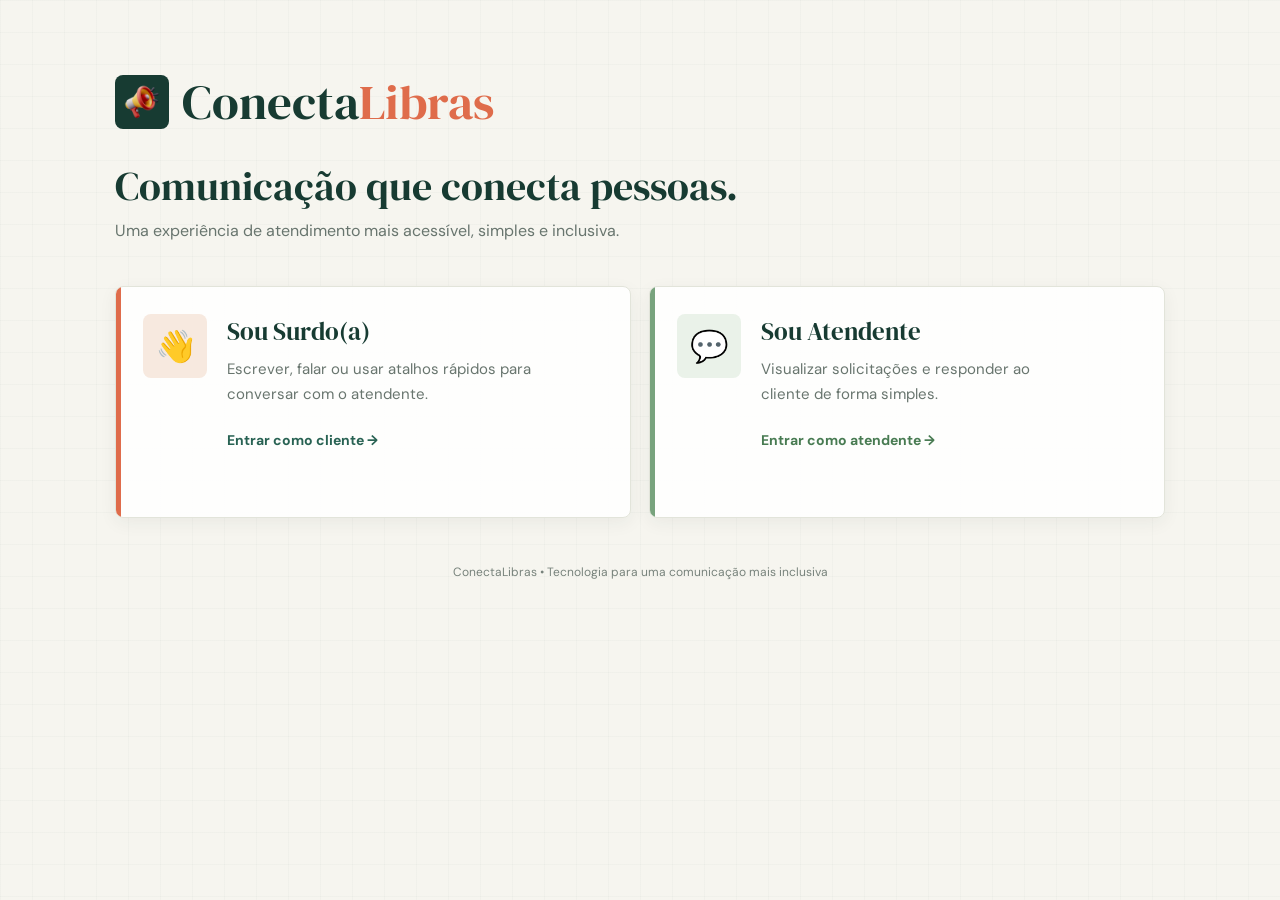
<file: index.html>
<!DOCTYPE html>
<html lang="pt-BR">

<head>
    <meta charset="UTF-8">
    <meta name="viewport" content="width=device-width, initial-scale=1.0">
    <title>Conecta-Libras</title>
    <link rel="preconnect" href="https://fonts.googleapis.com">
    <link rel="preconnect" href="https://fonts.gstatic.com" crossorigin>
    <link href="https://fonts.googleapis.com/css2?family=DM+Sans:wght@400;500;600;700;800&family=DM+Serif+Display&display=swap" rel="stylesheet">
    <link rel="stylesheet" href="css/style.css">
    <link rel="icon" type="image/png" href="assets/logo.png">
</head>

<body>

    <main class="pagina-inicial">

        <section class="hero">

            <div class="logo">
                <img src="assets/logo.png" alt="" class="marca-imagem">
                <h1>Conecta<span>Libras</span></h1>
            </div>

            <p class="subtitulo">
                Comunicação que conecta pessoas.
            </p>

            <p class="descricao">
                Uma experiência de atendimento mais acessível, simples e inclusiva.
            </p>

        </section>


        <section class="perfis">

            <a href="cliente.html" class="perfil-card cliente-card">

                <div class="perfil-icone">
                    👋
                </div>

                <div class="perfil-conteudo">

                    <h2>Sou Surdo(a)</h2>

                    <p>
                        Escrever, falar ou usar atalhos rápidos
                        para conversar com o atendente.
                    </p>

                    <span class="botao-perfil">
                        Entrar como cliente →
                    </span>

                </div>

            </a>


            <a href="atendente.html" class="perfil-card atendente-card">

                <div class="perfil-icone">
                    💬
                </div>

                <div class="perfil-conteudo">

                    <h2>Sou Atendente</h2>

                    <p>
                        Visualizar solicitações e responder
                        ao cliente de forma simples.
                    </p>

                    <span class="botao-perfil">
                        Entrar como atendente →
                    </span>

                </div>

            </a>

        </section>


        <footer class="rodape-inicial">
            <p>ConectaLibras • Tecnologia para uma comunicação mais inclusiva</p>
        </footer>

    </main>

</body>

</html>
</file>
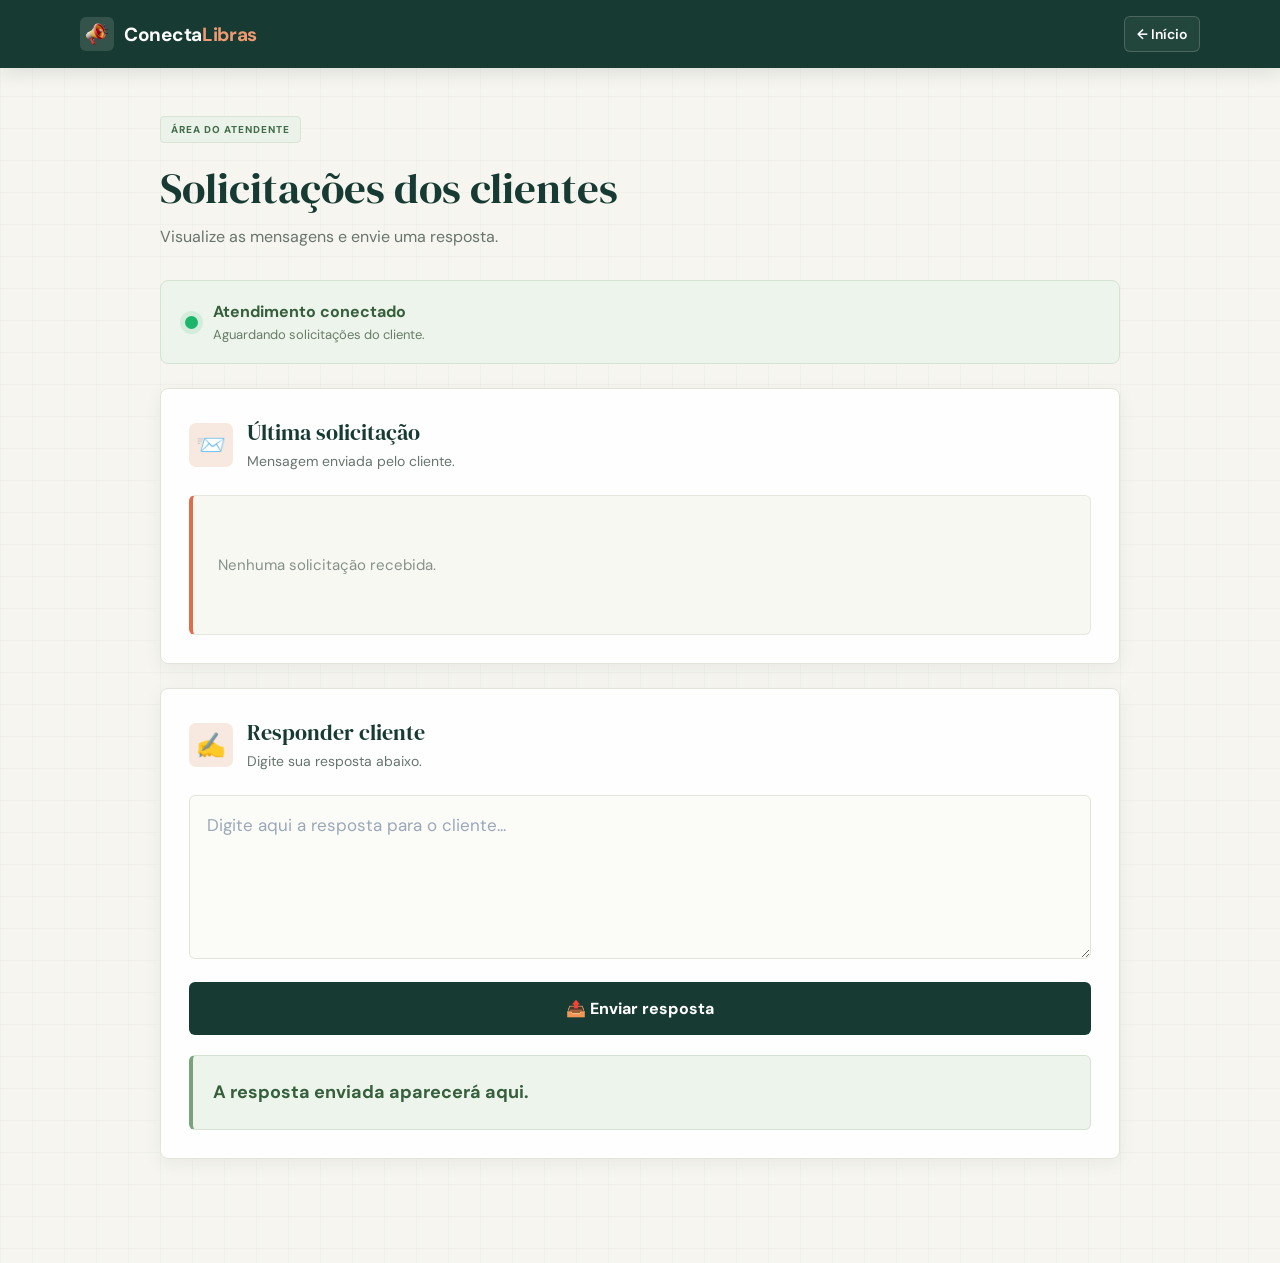
<file: atendente.html>
<!DOCTYPE html>
<html lang="pt-BR">
<head>
    <meta charset="UTF-8">
    <meta name="viewport" content="width=device-width, initial-scale=1.0">

    <title>Conecta/Atendente</title>

    <link rel="preconnect" href="https://fonts.googleapis.com">
    <link rel="preconnect" href="https://fonts.gstatic.com" crossorigin>
    <link href="https://fonts.googleapis.com/css2?family=DM+Sans:wght@400;500;600;700;800&family=DM+Serif+Display&display=swap" rel="stylesheet">
    <link rel="stylesheet" href="css/style.css">
    <link rel="icon" type="image/png" href="assets/logo.png">
</head>

<body>

    <header class="topo">

        <div class="topo-logo">
            <img src="assets/logo.png" alt="" class="topo-simbolo">
            <strong>Conecta<span>Libras</span></strong>
        </div>

        <a href="index.html" class="voltar">
            ← Início
        </a>

    </header>


    <main class="container atendente-container">

        <section class="titulo-pagina">

            <span class="etiqueta">
                ÁREA DO ATENDENTE
            </span>

            <h1>
                Solicitações dos clientes
            </h1>

            <p>
                Visualize as mensagens e envie uma resposta.
            </p>

        </section>


        <!-- STATUS -->

        <section class="status-atendimento">

            <div class="status-indicador"></div>

            <div>
                <strong>Atendimento conectado</strong>

                <p>
                    Aguardando solicitações do cliente.
                </p>
            </div>

        </section>


        <!-- SOLICITAÇÃO -->

        <section class="solicitacao-area">

            <div class="secao-titulo">

                <span>📨</span>

                <div>
                    <h2>Última solicitação</h2>

                    <p>
                        Mensagem enviada pelo cliente.
                    </p>
                </div>

            </div>


            <div id="solicitacaoCliente" class="solicitacao-box">

                <span>
                    Nenhuma solicitação recebida.
                </span>

            </div>

        </section>


        <!-- RESPOSTA -->

        <section class="responder-area">

            <div class="secao-titulo">

                <span>✍️</span>

                <div>
                    <h2>Responder cliente</h2>

                    <p>
                        Digite sua resposta abaixo.
                    </p>
                </div>

            </div>


            <textarea
                id="campoResposta"
                placeholder="Digite aqui a resposta para o cliente..."
                rows="5"
            ></textarea>


            <button
                id="btnResponder"
                class="botao-enviar"
            >
                📤 Enviar resposta
            </button>


            <div
                id="respostaEnviada"
                class="resposta-atendente"
            >
                A resposta enviada aparecerá aqui.
            </div>

        </section>

    </main>


    <script src="js/app.js"></script>
    <script src="js/atendente.js"></script>

</body>
</html>
</file>
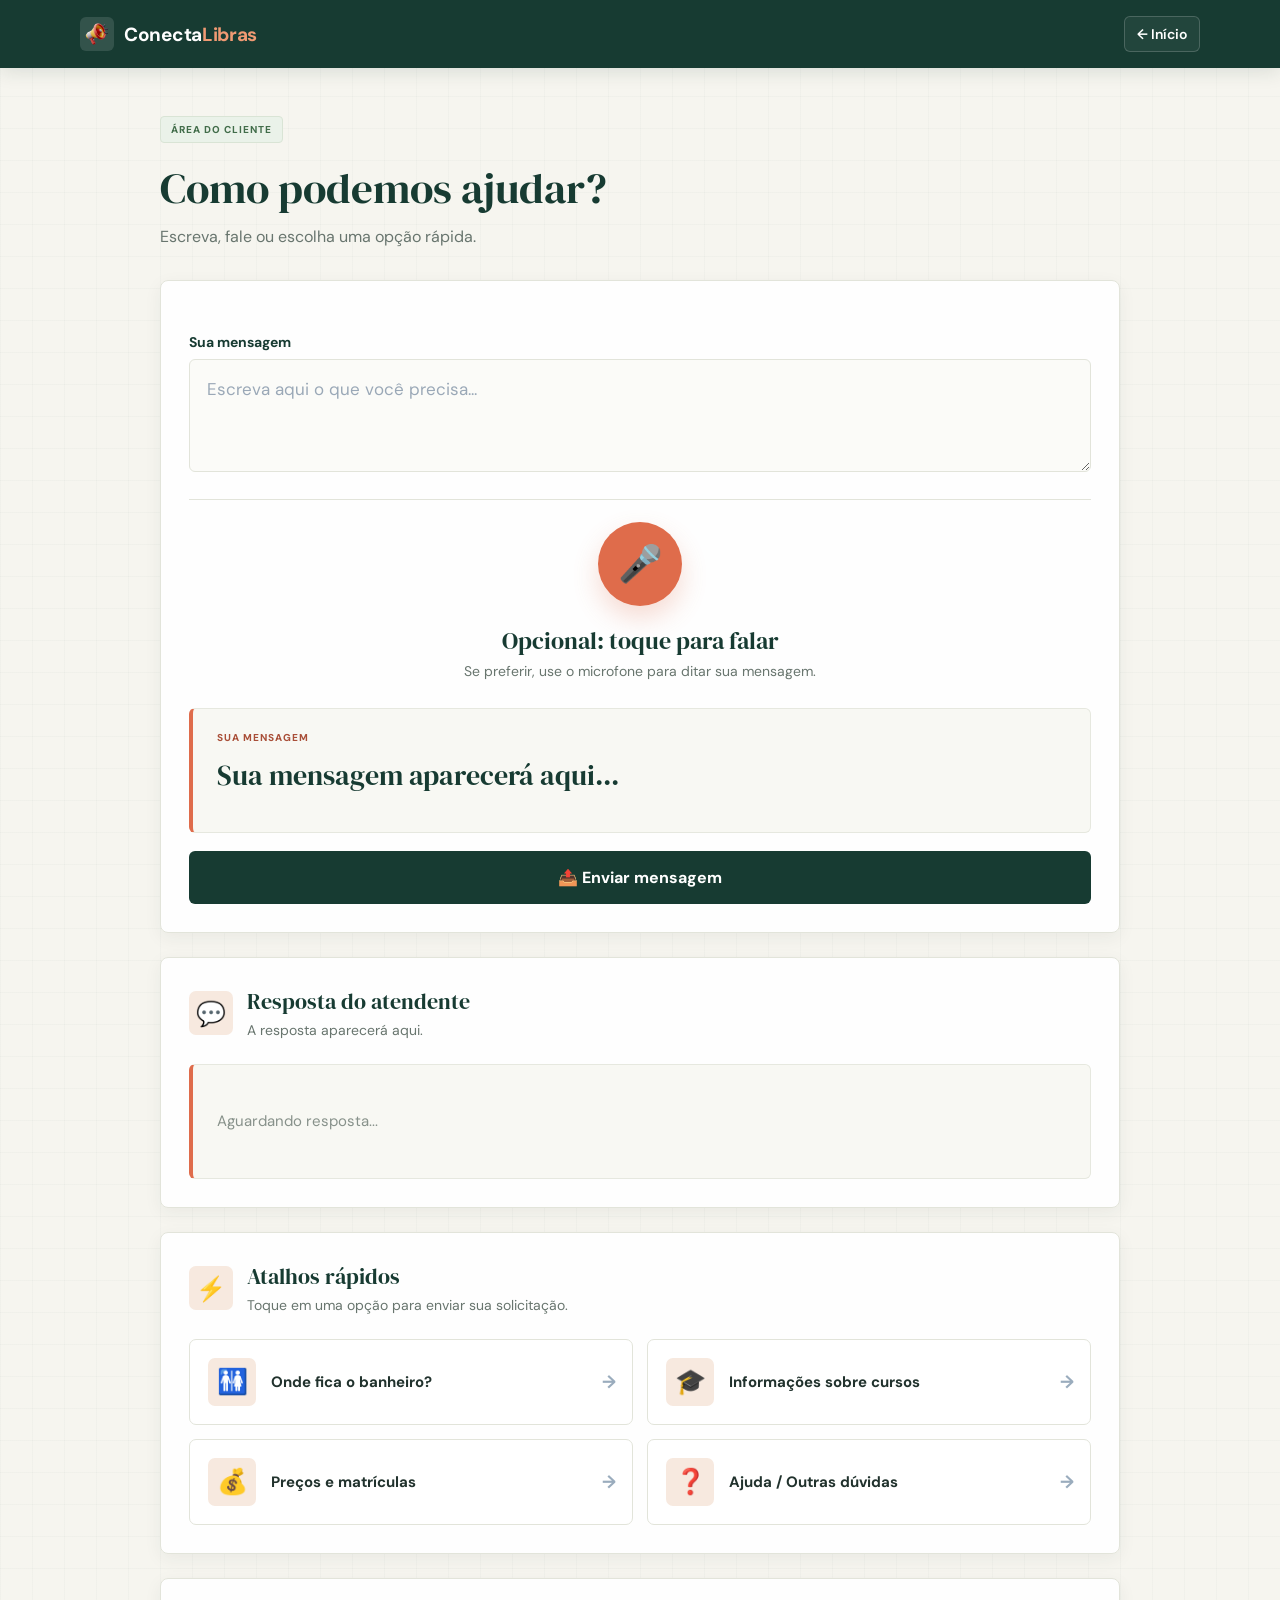
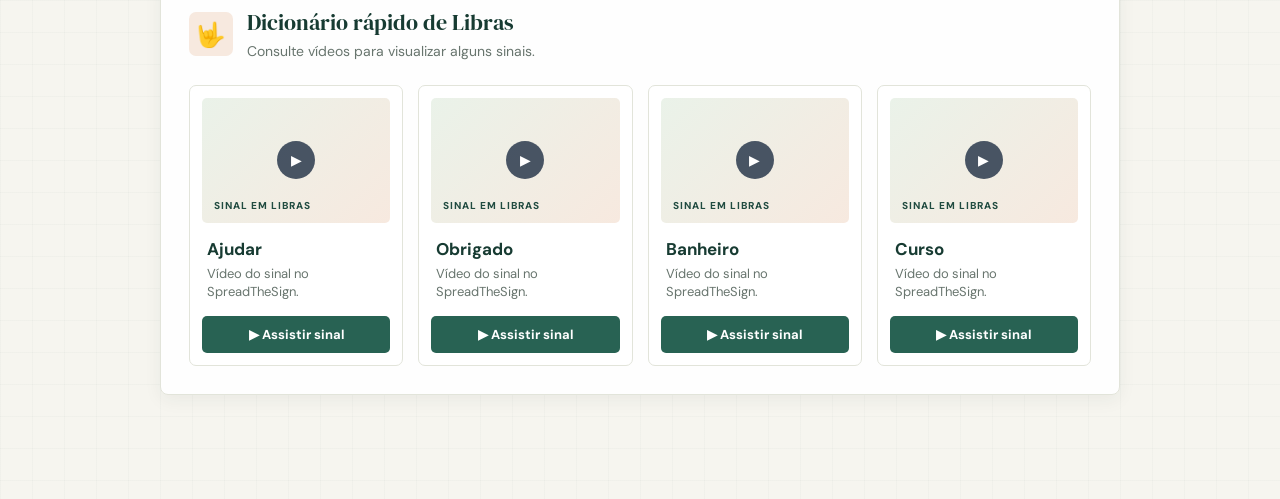
<file: cliente.html>
<!DOCTYPE html>
<html lang="pt-BR">
<head>
    <meta charset="UTF-8">
    <meta name="viewport" content="width=device-width, initial-scale=1.0">

    <title>Conecta/Cliente</title>

    <link rel="preconnect" href="https://fonts.googleapis.com">
    <link rel="preconnect" href="https://fonts.gstatic.com" crossorigin>
    <link href="https://fonts.googleapis.com/css2?family=DM+Sans:wght@400;500;600;700;800&family=DM+Serif+Display&display=swap" rel="stylesheet">
    <link rel="stylesheet" href="css/style.css">
    <link rel="icon" type="image/png" href="assets/logo.png">
</head>

<body>

    <header class="topo">

        <div class="topo-logo">
            <img src="assets/logo.png" alt="" class="topo-simbolo">
            <strong>Conecta<span>Libras</span></strong>
        </div>

        <a href="index.html" class="voltar">
            ← Início
        </a>

    </header>


    <main class="container">

        <section class="titulo-pagina">

            <span class="etiqueta">
                ÁREA DO CLIENTE
            </span>

            <h1>
                Como podemos ajudar?
            </h1>

            <p>
                Escreva, fale ou escolha uma opção rápida.
            </p>

        </section>


        <!-- ÁREA DO MICROFONE -->

        <section class="comunicacao">

            <label class="campo-mensagem-label" for="campoMensagem">
                Sua mensagem
            </label>

            <textarea
                id="campoMensagem"
                class="campo-mensagem"
                placeholder="Escreva aqui o que você precisa..."
                rows="3"
                maxlength="500"
            ></textarea>


            <div class="microfone-area">

                <button
                    id="btnMicrofone"
                    class="microfone"
                    aria-label="Iniciar ou parar reconhecimento de voz"
                    title="Iniciar ou parar reconhecimento de voz"
                >

                    <span id="iconeMicrofone">🎤</span>

                </button>

                <h2 id="statusMicrofone">
                    Opcional: toque para falar
                </h2>

                <p>
                    Se preferir, use o microfone para ditar sua mensagem.
                </p>

            </div>


            <div class="mensagem-cliente">

                <span class="mensagem-label">
                    SUA MENSAGEM
                </span>

                <p id="textoTranscrito">
                    Sua mensagem aparecerá aqui...
                </p>

            </div>

            <button id="btnEnviar" class="botao-enviar">
                📤 Enviar mensagem
            </button>

        </section>


        <!-- RESPOSTA DO ATENDENTE -->

        <section class="resposta-area">

            <div class="secao-titulo">
                <span>💬</span>

                <div>
                    <h2>Resposta do atendente</h2>

                    <p>
                        A resposta aparecerá aqui.
                    </p>
                </div>
            </div>


            <div id="respostaAtendente" class="resposta-box">

                <span class="resposta-vazia">
                    Aguardando resposta...
                </span>

            </div>

        </section>


        <!-- ATALHOS -->

        <section class="atalhos">

            <div class="secao-titulo">

                <span>⚡</span>

                <div>
                    <h2>Atalhos rápidos</h2>

                    <p>
                        Toque em uma opção para enviar sua solicitação.
                    </p>
                </div>

            </div>


            <div class="atalhos-grid">

                <button
                    class="atalho"
                    data-mensagem="Onde fica o banheiro?"
                >

                    <span class="atalho-icone">🚻</span>

                    <span>
                        Onde fica o banheiro?
                    </span>

                </button>


                <button
                    class="atalho"
                    data-mensagem="Gostaria de informações sobre os cursos do Senac."
                >

                    <span class="atalho-icone">🎓</span>

                    <span>
                        Informações sobre cursos
                    </span>

                </button>


                <button
                    class="atalho"
                    data-mensagem="Gostaria de saber os preços e informações sobre matrícula."
                >

                    <span class="atalho-icone">💰</span>

                    <span>
                        Preços e matrículas
                    </span>

                </button>


                <button
                    class="atalho"
                    data-mensagem="Preciso de ajuda. Tenho uma dúvida."
                >

                    <span class="atalho-icone">❓</span>

                    <span>
                        Ajuda / Outras dúvidas
                    </span>

                </button>

            </div>

        </section>


        <!-- DICIONÁRIO -->

        <section class="dicionario">

            <div class="secao-titulo">

                <span>🤟</span>

                <div>
                    <h2>Dicionário rápido de Libras</h2>

                    <p>
                        Consulte vídeos para visualizar alguns sinais.
                    </p>
                </div>

            </div>


            <div class="libras-grid">

                <article class="libras-card">

                    <div class="video-placeholder" aria-hidden="true">
                        <span class="video-overlay-label">SINAL EM LIBRAS</span>
                    </div>

                    <h3>Ajudar</h3>

                    <p>
                        Vídeo do sinal no SpreadTheSign.
                    </p>

                    <a
                        href="https://www.spreadthesign.com/pt.br/word/214/ajudar/0/?q=ajudar"
                        target="_blank"
                        rel="noopener noreferrer"
                        class="video-button"
                    >
                        ▶ Assistir sinal
                    </a>

                </article>


                <article class="libras-card">

                    <div class="video-placeholder" aria-hidden="true">
                        <span class="video-overlay-label">SINAL EM LIBRAS</span>
                    </div>

                    <h3>Obrigado</h3>

                    <p>
                        Vídeo do sinal no SpreadTheSign.
                    </p>

                    <a
                        href="https://www.spreadthesign.com/pt.br/word/423/obrigado/0/?q=obrigado"
                        target="_blank"
                        rel="noopener noreferrer"
                        class="video-button"
                    >
                        ▶ Assistir sinal
                    </a>

                </article>


                <article class="libras-card">

                    <div class="video-placeholder" aria-hidden="true">
                        <span class="video-overlay-label">SINAL EM LIBRAS</span>
                    </div>

                    <h3>Banheiro</h3>

                    <p>
                        Vídeo do sinal no SpreadTheSign.
                    </p>

                    <a
                        href="https://www.spreadthesign.com/pt.br/word/605/banheiro/0/?q=banheiro"
                        target="_blank"
                        rel="noopener noreferrer"
                        class="video-button"
                    >
                        ▶ Assistir sinal
                    </a>

                </article>


                <article class="libras-card">

                    <div class="video-placeholder" aria-hidden="true">
                        <span class="video-overlay-label">SINAL EM LIBRAS</span>
                    </div>

                    <h3>Curso</h3>

                    <p>
                        Vídeo do sinal no SpreadTheSign.
                    </p>

                    <a
                        href="https://www.spreadthesign.com/pt.br/word/7025/curso/0/?q=curso"
                        target="_blank"
                        rel="noopener noreferrer"
                        class="video-button"
                    >
                        ▶ Assistir sinal
                    </a>

                </article>

            </div>

        </section>

    </main>


    <script src="js/app.js"></script>
    <script src="js/cliente.js"></script>

</body>
</html>
</file>
<file: css/style.css>
/* =========================================================
   CONECTALIBRAS
   DESIGN SYSTEM
   ========================================================= */

:root {
    --azul-900: #071a33;
    --azul-800: #0a2547;
    --azul-700: #0d3766;
    --azul-600: #1264a3;
    --azul-500: #1688d4;
    --azul-400: #35b8f4;
    --azul-100: #e7f6ff;

    --ciano: #39d5ff;
    --roxo: #7257ff;

    --verde: #16a765;
    --verde-claro: #eafaf2;

    --vermelho: #ef4444;

    --fundo: #f5f8fc;
    --fundo-2: #edf3f9;

    --branco: #ffffff;

    --texto: #102033;
    --texto-secundario: #607086;
    --texto-claro: #8a98a9;

    --borda: #dce5ef;

    --sombra-pequena:
        0 4px 15px rgba(7, 26, 51, 0.06);

    --sombra:
        0 12px 35px rgba(7, 26, 51, 0.09);

    --sombra-forte:
        0 20px 50px rgba(7, 26, 51, 0.14);

    --raio: 18px;
}


/* =========================================================
   RESET
   ========================================================= */

* {
    box-sizing: border-box;
}

html {
    scroll-behavior: smooth;
}

body {
    margin: 0;

    min-height: 100vh;

    background:
        radial-gradient(
            circle at 10% 0%,
            rgba(53, 184, 244, 0.08),
            transparent 30%
        ),
        radial-gradient(
            circle at 90% 10%,
            rgba(114, 87, 255, 0.06),
            transparent 30%
        ),
        var(--fundo);

    color: var(--texto);

    font-family:
        Inter,
        Arial,
        Helvetica,
        sans-serif;

    -webkit-font-smoothing: antialiased;
}

button,
textarea,
input {
    font-family: inherit;
}

button {
    cursor: pointer;
}

a {
    text-decoration: none;
}


/* =========================================================
   SCROLLBAR
   ========================================================= */

::-webkit-scrollbar {
    width: 9px;
}

::-webkit-scrollbar-track {
    background: var(--fundo-2);
}

::-webkit-scrollbar-thumb {
    background: #b9c9d9;
    border-radius: 20px;
}

::-webkit-scrollbar-thumb:hover {
    background: var(--azul-500);
}


/* =========================================================
   TELA INICIAL
   ========================================================= */

.pagina-inicial {
    min-height: 100vh;

    display: flex;
    flex-direction: column;
    justify-content: center;

    padding: 60px 25px;

    position: relative;

    overflow: hidden;
}


/* brilho decorativo */

.pagina-inicial::before {
    content: "";

    position: absolute;

    width: 500px;
    height: 500px;

    border-radius: 50%;

    background:
        radial-gradient(
            circle,
            rgba(53, 184, 244, 0.12),
            transparent 70%
        );

    top: -220px;
    left: -180px;

    pointer-events: none;
}

.pagina-inicial::after {
    content: "";

    position: absolute;

    width: 450px;
    height: 450px;

    border-radius: 50%;

    background:
        radial-gradient(
            circle,
            rgba(114, 87, 255, 0.09),
            transparent 70%
        );

    bottom: -250px;
    right: -180px;

    pointer-events: none;
}


/* =========================================================
   HERO
   ========================================================= */

.hero {
    text-align: center;

    margin: 0 auto 48px;

    position: relative;

    z-index: 1;
}

.logo {
    display: flex;

    justify-content: center;
    align-items: center;

    gap: 14px;
}

.logo > span {
    width: 66px;
    height: 66px;

    display: flex;
    align-items: center;
    justify-content: center;

    border-radius: 20px;

    background:
        linear-gradient(
            135deg,
            var(--azul-500),
            var(--azul-700)
        );

    color: white;

    font-size: 34px;

    box-shadow:
        0 12px 30px rgba(18, 100, 163, 0.25);

    animation: logoFlutuar 4s ease-in-out infinite;
}

@keyframes logoFlutuar {

    0%,
    100% {
        transform: translateY(0);
    }

    50% {
        transform: translateY(-5px);
    }
}

.logo h1 {
    margin: 0;

    color: var(--azul-900);

    font-size: clamp(36px, 5vw, 48px);

    font-weight: 800;

    letter-spacing: -1.5px;
}

.logo h1 span {
    color: var(--azul-500);

    font-size: inherit;
}

.subtitulo {
    margin: 20px 0 8px;

    color: var(--texto);

    font-size: 22px;

    font-weight: 700;
}

.descricao {
    margin: 0;

    color: var(--texto-secundario);

    font-size: 16px;
}


/* =========================================================
   CARDS DE PERFIL
   ========================================================= */

.perfis {
    width: 100%;

    max-width: 1050px;

    margin: 0 auto;

    display: grid;

    grid-template-columns:
        repeat(2, minmax(0, 1fr));

    gap: 24px;

    position: relative;

    z-index: 1;
}

.perfil-card {
    position: relative;

    overflow: hidden;

    background:
        linear-gradient(
            145deg,
            rgba(255, 255, 255, 0.98),
            rgba(248, 251, 255, 0.98)
        );

    border: 1px solid rgba(220, 229, 239, 0.9);

    border-radius: 24px;

    padding: 32px;

    display: flex;

    align-items: center;

    gap: 24px;

    color: var(--texto);

    box-shadow: var(--sombra);

    transition:
        transform 0.3s ease,
        box-shadow 0.3s ease,
        border-color 0.3s ease;
}

.perfil-card::before {
    content: "";

    position: absolute;

    width: 180px;
    height: 180px;

    border-radius: 50%;

    top: -100px;
    right: -80px;

    background: rgba(53, 184, 244, 0.07);
}

.perfil-card:hover {
    transform: translateY(-8px);

    box-shadow: var(--sombra-forte);

    border-color: rgba(22, 136, 212, 0.35);
}

.perfil-icone {
    min-width: 88px;
    width: 88px;
    height: 88px;

    display: flex;
    align-items: center;
    justify-content: center;

    border-radius: 24px;

    font-size: 42px;

    position: relative;

    z-index: 1;
}

.cliente-card .perfil-icone {
    background:
        linear-gradient(
            135deg,
            #e4f7ff,
            #d8edff
        );

    box-shadow:
        inset 0 0 0 1px rgba(22, 136, 212, 0.08);
}

.atendente-card .perfil-icone {
    background:
        linear-gradient(
            135deg,
            #e9fbf3,
            #d9f5e8
        );

    box-shadow:
        inset 0 0 0 1px rgba(22, 167, 101, 0.08);
}

.perfil-conteudo {
    position: relative;
    z-index: 1;
}

.perfil-conteudo h2 {
    margin: 0 0 9px;

    font-size: 24px;

    font-weight: 800;

    letter-spacing: -0.3px;
}

.perfil-conteudo p {
    margin: 0 0 20px;

    color: var(--texto-secundario);

    line-height: 1.55;

    font-size: 15px;
}

.botao-perfil {
    display: inline-flex;

    align-items: center;

    padding: 11px 16px;

    border-radius: 10px;

    color: white;

    font-size: 14px;

    font-weight: 700;

    transition:
        transform 0.2s ease,
        filter 0.2s ease;
}

.cliente-card .botao-perfil {
    background:
        linear-gradient(
            135deg,
            var(--azul-500),
            var(--azul-700)
        );

    box-shadow:
        0 7px 18px rgba(18, 100, 163, 0.2);
}

.atendente-card .botao-perfil {
    background:
        linear-gradient(
            135deg,
            #20b873,
            #13834e
        );

    box-shadow:
        0 7px 18px rgba(22, 167, 101, 0.18);
}

.botao-perfil:hover {
    transform: translateX(3px);

    filter: brightness(1.06);
}


/* =========================================================
   RODAPÉ INICIAL
   ========================================================= */

.rodape-inicial {
    position: relative;

    z-index: 1;

    text-align: center;

    margin-top: 45px;

    color: var(--texto-claro);

    font-size: 13px;
}


/* =========================================================
   TOPO DAS PÁGINAS
   ========================================================= */

.topo {
    min-height: 76px;

    padding: 0 32px;

    display: flex;

    align-items: center;

    justify-content: space-between;

    position: sticky;

    top: 0;

    z-index: 100;

    color: white;

    background:
        linear-gradient(
            120deg,
            var(--azul-900),
            var(--azul-800)
        );

    border-bottom: 1px solid rgba(255, 255, 255, 0.08);

    box-shadow:
        0 6px 25px rgba(7, 26, 51, 0.18);
}

.topo-logo {
    display: flex;

    align-items: center;

    gap: 10px;

    font-size: 21px;

    letter-spacing: -0.3px;
}

.topo-logo:first-letter {
    font-size: 23px;
}

.topo-logo span {
    color: var(--azul-400);
}

.voltar {
    display: inline-flex;

    align-items: center;

    gap: 5px;

    padding: 9px 14px;

    color: white;

    font-size: 14px;

    font-weight: 600;

    border: 1px solid rgba(255, 255, 255, 0.18);

    border-radius: 10px;

    background: rgba(255, 255, 255, 0.05);

    transition:
        background 0.2s ease,
        transform 0.2s ease;
}

.voltar:hover {
    background: rgba(255, 255, 255, 0.11);

    transform: translateX(-2px);
}


/* =========================================================
   CONTAINER
   ========================================================= */

.container {
    width: 100%;

    max-width: 1120px;

    margin: 0 auto;

    padding: 48px 20px 80px;
}


/* =========================================================
   TÍTULO DAS PÁGINAS
   ========================================================= */

.titulo-pagina {
    margin-bottom: 32px;
}

.etiqueta {
    display: inline-flex;

    align-items: center;

    padding: 7px 12px;

    border-radius: 30px;

    background:
        linear-gradient(
            135deg,
            #e4f5ff,
            #eaf2ff
        );

    color: var(--azul-600);

    border: 1px solid #cdeaff;

    font-size: 11px;

    font-weight: 800;

    letter-spacing: 0.8px;
}

.titulo-pagina h1 {
    margin: 13px 0 7px;

    color: var(--azul-900);

    font-size: clamp(30px, 4vw, 38px);

    font-weight: 800;

    letter-spacing: -1px;
}

.titulo-pagina p {
    margin: 0;

    color: var(--texto-secundario);

    font-size: 16px;
}


/* =========================================================
   SEÇÕES
   ========================================================= */

.comunicacao,
.resposta-area,
.atalhos,
.dicionario,
.solicitacao-area,
.responder-area,
.status-atendimento {
    position: relative;

    background:
        rgba(255, 255, 255, 0.96);

    border: 1px solid rgba(220, 229, 239, 0.85);

    border-radius: var(--raio);

    padding: 28px;

    margin-bottom: 24px;

    box-shadow: var(--sombra-pequena);
}


/* =========================================================
   TÍTULOS DAS SEÇÕES
   ========================================================= */

.secao-titulo {
    display: flex;

    align-items: center;

    gap: 14px;

    margin-bottom: 23px;
}

.secao-titulo > span {
    width: 50px;
    min-width: 50px;

    height: 50px;

    display: flex;

    align-items: center;
    justify-content: center;

    border-radius: 15px;

    background:
        linear-gradient(
            135deg,
            #e7f7ff,
            #e8f1ff
        );

    color: var(--azul-600);

    font-size: 24px;
}

.secao-titulo h2 {
    margin: 0 0 4px;

    color: var(--azul-900);

    font-size: 21px;

    font-weight: 800;
}

.secao-titulo p {
    margin: 0;

    color: var(--texto-secundario);

    font-size: 14px;
}


/* =========================================================
   ÁREA DO MICROFONE
   ========================================================= */

.microfone-area {
    text-align: center;

    padding: 8px 0 5px;
}

.microfone {
    width: 132px;
    height: 132px;

    border: none;

    border-radius: 50%;

    display: inline-flex;

    align-items: center;
    justify-content: center;

    background:
        linear-gradient(
            145deg,
            var(--azul-400),
            var(--azul-600)
        );

    color: white;

    font-size: 54px;

    box-shadow:
        0 15px 35px rgba(18, 100, 163, 0.25),
        inset 0 1px 0 rgba(255, 255, 255, 0.3);

    transition:
        transform 0.25s ease,
        box-shadow 0.25s ease;
}

.microfone:hover {
    transform: scale(1.05);

    box-shadow:
        0 18px 42px rgba(18, 100, 163, 0.32),
        inset 0 1px 0 rgba(255, 255, 255, 0.3);
}

.microfone:active {
    transform: scale(0.96);
}

.microfone.ouvindo {
    background:
        linear-gradient(
            145deg,
            #ff5a5f,
            #dc2626
        );

    animation: pulsar 1.4s infinite;

    box-shadow:
        0 15px 35px rgba(220, 38, 38, 0.28);
}

@keyframes pulsar {

    0% {
        box-shadow:
            0 0 0 0 rgba(239, 68, 68, 0.42),
            0 15px 35px rgba(220, 38, 38, 0.25);
    }

    70% {
        box-shadow:
            0 0 0 28px rgba(239, 68, 68, 0),
            0 15px 35px rgba(220, 38, 38, 0.25);
    }

    100% {
        box-shadow:
            0 0 0 0 rgba(239, 68, 68, 0),
            0 15px 35px rgba(220, 38, 38, 0.25);
    }
}

.microfone-area h2 {
    margin: 18px 0 5px;

    color: var(--azul-900);

    font-size: 21px;
}

.microfone-area p {
    margin: 0;

    color: var(--texto-secundario);

    font-size: 14px;
}


/* =========================================================
   MENSAGEM DO CLIENTE
   ========================================================= */

.mensagem-cliente {
    margin-top: 28px;

    min-height: 125px;

    padding: 22px 24px;

    background:
        linear-gradient(
            135deg,
            #f8fcff,
            #f1f8ff
        );

    border: 1px solid #d5eaf9;

    border-left: 5px solid var(--azul-500);

    border-radius: 14px;
}

.mensagem-label {
    display: block;

    margin-bottom: 12px;

    color: var(--azul-600);

    font-size: 10px;

    font-weight: 800;

    letter-spacing: 1px;
}

.mensagem-cliente p {
    margin: 0;

    color: var(--azul-900);

    font-size: 28px;

    line-height: 1.4;

    font-weight: 750;

    word-wrap: break-word;
}


/* =========================================================
   BOTÃO ENVIAR
   ========================================================= */

.botao-enviar {
    width: 100%;

    border: none;

    margin-top: 18px;

    padding: 16px 20px;

    border-radius: 11px;

    background:
        linear-gradient(
            135deg,
            var(--azul-500),
            var(--azul-700)
        );

    color: white;

    font-size: 16px;

    font-weight: 750;

    box-shadow:
        0 8px 20px rgba(18, 100, 163, 0.2);

    transition:
        transform 0.2s ease,
        box-shadow 0.2s ease,
        filter 0.2s ease;
}

.botao-enviar:hover {
    transform: translateY(-2px);

    filter: brightness(1.05);

    box-shadow:
        0 11px 25px rgba(18, 100, 163, 0.26);
}

.botao-enviar:active {
    transform: translateY(0);
}


/* =========================================================
   RESPOSTA DO ATENDENTE
   ========================================================= */

.resposta-box {
    min-height: 115px;

    display: flex;

    align-items: center;

    padding: 22px 24px;

    background:
        linear-gradient(
            135deg,
            #f1fbff,
            #edf6ff
        );

    border: 1px solid #cfe7f8;

    border-left: 6px solid var(--azul-500);

    border-radius: 13px;
}

.resposta-box p {
    margin: 0;

    color: var(--azul-900);

    font-size: 27px;

    line-height: 1.4;

    font-weight: 750;
}

.resposta-vazia {
    color: var(--texto-claro);

    font-size: 15px;
}


/* =========================================================
   ATALHOS
   ========================================================= */

.atalhos-grid {
    display: grid;

    grid-template-columns:
        repeat(2, minmax(0, 1fr));

    gap: 14px;
}

.atalho {
    position: relative;

    overflow: hidden;

    border: 1px solid var(--borda);

    background: white;

    border-radius: 14px;

    padding: 18px;

    display: flex;

    align-items: center;

    gap: 15px;

    text-align: left;

    color: var(--texto);

    font-size: 15px;

    font-weight: 700;

    transition:
        transform 0.25s ease,
        border-color 0.25s ease,
        box-shadow 0.25s ease,
        background 0.25s ease;
}

.atalho::after {
    content: "→";

    position: absolute;

    right: 16px;

    color: #9aacbd;

    font-size: 18px;

    transition: 0.2s;
}

.atalho:hover {
    transform: translateY(-3px);

    border-color: #a9d9f4;

    background:
        linear-gradient(
            135deg,
            #ffffff,
            #f5fbff
        );

    box-shadow:
        0 9px 22px rgba(7, 26, 51, 0.08);
}

.atalho:hover::after {
    color: var(--azul-500);

    transform: translateX(3px);
}

.atalho-icone {
    width: 48px;
    min-width: 48px;

    height: 48px;

    display: flex;

    align-items: center;
    justify-content: center;

    border-radius: 13px;

    background:
        linear-gradient(
            135deg,
            #edf8ff,
            #e4f3ff
        );

    font-size: 25px;
}


/* =========================================================
   DICIONÁRIO
   ========================================================= */

.libras-grid {
    display: grid;

    grid-template-columns:
        repeat(4, minmax(0, 1fr));

    gap: 15px;
}

.libras-card {
    overflow: hidden;

    border: 1px solid var(--borda);

    border-radius: 15px;

    padding: 12px;

    background: white;

    transition:
        transform 0.25s ease,
        box-shadow 0.25s ease,
        border-color 0.25s ease;
}

.libras-card:hover {
    transform: translateY(-4px);

    border-color: #b7dff3;

    box-shadow:
        0 10px 25px rgba(7, 26, 51, 0.08);
}

.video-placeholder {
    height: 125px;

    border-radius: 11px;

    display: flex;

    align-items: center;
    justify-content: center;

    background:
        linear-gradient(
            135deg,
            #e9f8ff,
            #edf0ff
        );

    font-size: 42px;

    position: relative;

    overflow: hidden;
}

.video-placeholder::after {
    content: "▶";

    position: absolute;

    width: 38px;
    height: 38px;

    border-radius: 50%;

    display: flex;

    align-items: center;
    justify-content: center;

    background: rgba(7, 26, 51, 0.72);

    color: white;

    font-size: 14px;
}

.libras-card h3 {
    margin: 15px 5px 5px;

    color: var(--azul-900);

    font-size: 17px;
}

.libras-card p {
    margin: 0 5px 15px;

    min-height: 35px;

    color: var(--texto-secundario);

    font-size: 13px;

    line-height: 1.4;
}

.video-button {
    display: block;

    padding: 10px;

    border-radius: 9px;

    text-align: center;

    background:
        linear-gradient(
            135deg,
            var(--azul-600),
            var(--azul-700)
        );

    color: white;

    font-size: 13px;

    font-weight: 700;

    transition:
        transform 0.2s,
        filter 0.2s;
}

.video-button:hover {
    filter: brightness(1.08);

    transform: translateY(-1px);
}


/* =========================================================
   ATENDENTE
   ========================================================= */

.status-atendimento {
    display: flex;

    align-items: center;

    gap: 15px;

    padding: 20px 24px;

    background:
        linear-gradient(
            135deg,
            #f0fcf6,
            #eaf9f2
        );

    border: 1px solid #ccebd9;
}

.status-indicador {
    width: 13px;
    min-width: 13px;

    height: 13px;

    border-radius: 50%;

    background: #1bb66a;

    box-shadow:
        0 0 0 5px rgba(27, 182, 106, 0.12);

    animation:
        indicador 2s infinite;
}

@keyframes indicador {

    0%,
    100% {
        opacity: 1;
    }

    50% {
        opacity: 0.5;
    }
}

.status-atendimento strong {
    color: #11653e;

    font-size: 16px;
}

.status-atendimento p {
    margin: 4px 0 0;

    color: #5d806f;

    font-size: 13px;
}


/* =========================================================
   SOLICITAÇÃO
   ========================================================= */

.solicitacao-box {
    min-height: 140px;

    padding: 25px;

    display: flex;

    align-items: center;

    background:
        linear-gradient(
            135deg,
            #fbfcfe,
            #f5f8fb
        );

    border: 1px solid var(--borda);

    border-left: 6px solid var(--azul-500);

    border-radius: 13px;
}

.solicitacao-box p {
    margin: 0;

    color: var(--azul-900);

    font-size: 30px;

    font-weight: 750;

    line-height: 1.4;

    word-break: break-word;
}

.solicitacao-box span {
    color: var(--texto-claro);

    font-size: 15px;
}


/* =========================================================
   TEXTAREA
   ========================================================= */

textarea {
    width: 100%;

    min-height: 140px;

    resize: vertical;

    padding: 17px;

    border: 1px solid var(--borda);

    border-radius: 13px;

    background: #fbfdff;

    color: var(--texto);

    font-size: 17px;

    line-height: 1.5;

    outline: none;

    transition:
        border-color 0.2s,
        box-shadow 0.2s,
        background 0.2s;
}

textarea::placeholder {
    color: #9aa8b7;
}

textarea:focus {
    background: white;

    border-color: var(--azul-500);

    box-shadow:
        0 0 0 4px rgba(22, 136, 212, 0.1);
}


/* =========================================================
   RESPOSTA DO ATENDENTE
   ========================================================= */

.resposta-atendente {
    margin-top: 20px;

    min-height: 75px;

    display: flex;

    align-items: center;

    padding: 18px 20px;

    background:
        linear-gradient(
            135deg,
            #effbf5,
            #e9f8f0
        );

    border: 1px solid #ccebd9;

    border-left: 6px solid var(--verde);

    border-radius: 11px;

    color: #155c3c;

    font-size: 18px;

    font-weight: 700;

    line-height: 1.45;
}


/* =========================================================
   ACESSIBILIDADE DE FOCO
   ========================================================= */

button:focus-visible,
a:focus-visible,
textarea:focus-visible {
    outline: 3px solid rgba(53, 184, 244, 0.45);

    outline-offset: 3px;
}


/* =========================================================
   TABLET
   ========================================================= */

@media (max-width: 900px) {

    .perfis {
        grid-template-columns: 1fr;
    }

    .libras-grid {
        grid-template-columns:
            repeat(2, minmax(0, 1fr));
    }

}


/* =========================================================
   CELULAR
   ========================================================= */

@media (max-width: 600px) {

    body {
        overflow-x: hidden;
    }


    /* ---------- INÍCIO ---------- */

    .pagina-inicial {
        padding: 35px 15px;
    }

    .hero {
        margin-bottom: 32px;
    }

    .logo {
        gap: 10px;
    }

    .logo > span {
        width: 54px;
        height: 54px;

        border-radius: 17px;

        font-size: 28px;
    }

    .logo h1 {
        font-size: 32px;
    }

    .subtitulo {
        font-size: 18px;

        margin-top: 15px;
    }

    .descricao {
        font-size: 14px;
    }


    /* ---------- PERFIS ---------- */

    .perfis {
        gap: 16px;
    }

    .perfil-card {
        padding: 23px;

        flex-direction: column;

        text-align: center;

        border-radius: 20px;
    }

    .perfil-icone {
        width: 72px;
        min-width: 72px;

        height: 72px;

        border-radius: 20px;

        font-size: 34px;
    }

    .perfil-conteudo h2 {
        font-size: 21px;
    }

    .perfil-conteudo p {
        font-size: 14px;
    }


    /* ---------- TOPO ---------- */

    .topo {
        min-height: 66px;

        padding: 0 15px;
    }

    .topo-logo {
        font-size: 17px;
    }

    .voltar {
        padding: 8px 10px;

        font-size: 13px;
    }


    /* ---------- CONTAINER ---------- */

    .container {
        padding: 30px 14px 55px;
    }

    .titulo-pagina {
        margin-bottom: 25px;
    }

    .titulo-pagina h1 {
        font-size: 28px;

        letter-spacing: -0.7px;
    }

    .titulo-pagina p {
        font-size: 14px;
    }


    /* ---------- SEÇÕES ---------- */

    .comunicacao,
    .resposta-area,
    .atalhos,
    .dicionario,
    .solicitacao-area,
    .responder-area,
    .status-atendimento {
        padding: 19px;

        border-radius: 16px;
    }

    .secao-titulo {
        gap: 11px;
    }

    .secao-titulo > span {
        width: 44px;
        min-width: 44px;

        height: 44px;

        border-radius: 12px;

        font-size: 21px;
    }

    .secao-titulo h2 {
        font-size: 18px;
    }

    .secao-titulo p {
        font-size: 12px;
    }


    /* ---------- MICROFONE ---------- */

    .microfone {
        width: 108px;
        height: 108px;

        font-size: 44px;
    }

    .microfone-area h2 {
        font-size: 19px;
    }


    /* ---------- MENSAGEM ---------- */

    .mensagem-cliente {
        padding: 18px;

        min-height: 115px;
    }

    .mensagem-cliente p {
        font-size: 21px;
    }

    .resposta-box p {
        font-size: 21px;
    }


    /* ---------- ATALHOS ---------- */

    .atalhos-grid {
        grid-template-columns: 1fr;
    }

    .atalho {
        padding: 16px;

        font-size: 14px;
    }

    .atalho-icone {
        width: 44px;
        min-width: 44px;

        height: 44px;

        font-size: 22px;
    }


    /* ---------- LIBRAS ---------- */

    .libras-grid {
        grid-template-columns: 1fr;
    }

    .video-placeholder {
        height: 150px;
    }


    /* ---------- ATENDENTE ---------- */

    .solicitacao-box {
        min-height: 120px;

        padding: 20px;
    }

    .solicitacao-box p {
        font-size: 22px;
    }

    textarea {
        min-height: 130px;

        font-size: 16px;
    }

    .resposta-atendente {
        font-size: 16px;
    }

}


/* =========================================================
   CELULARES MUITO PEQUENOS
   ========================================================= */

@media (max-width: 380px) {

    .logo h1 {
        font-size: 28px;
    }

    .logo > span {
        width: 48px;
        height: 48px;

        font-size: 24px;
    }

    .titulo-pagina h1 {
        font-size: 25px;
    }

    .microfone {
        width: 96px;
        height: 96px;

        font-size: 39px;
    }

}


/* =========================================================
   IDENTIDADE VISUAL CONECTALIBRAS
   ========================================================= */

:root {
    --azul-900: #173b32;
    --azul-800: #204b40;
    --azul-700: #286253;
    --azul-600: #347864;
    --azul-500: #df6c4b;
    --azul-400: #f09a73;
    --azul-100: #f7e9df;
    --ciano: #f09a73;
    --roxo: #df6c4b;
    --verde: #347864;
    --verde-claro: #eaf2e9;
    --fundo: #f6f5ef;
    --fundo-2: #eeeee6;
    --texto: #21322d;
    --texto-secundario: #68756e;
    --texto-claro: #87918a;
    --borda: #e2e4da;
    --sombra-pequena: 0 5px 18px rgba(34, 55, 46, 0.06);
    --sombra: 0 14px 36px rgba(34, 55, 46, 0.09);
    --sombra-forte: 0 20px 48px rgba(34, 55, 46, 0.13);
    --raio: 8px;
}

body {
    background-color: var(--fundo);
    background-image:
        linear-gradient(rgba(32, 75, 64, 0.025) 1px, transparent 1px),
        linear-gradient(90deg, rgba(32, 75, 64, 0.025) 1px, transparent 1px);
    background-size: 32px 32px;
    color: var(--texto);
    font-family: "DM Sans", "Trebuchet MS", sans-serif;
}

.pagina-inicial::before,
.pagina-inicial::after {
    content: none;
}

.pagina-inicial {
    justify-content: flex-start;
    padding: 68px 28px 36px;
}

.hero {
    width: 100%;
    max-width: 1050px;
    margin: 0 auto 42px;
    text-align: left;
    animation: surgir 650ms ease both;
}

.logo {
    justify-content: flex-start;
    gap: 13px;
}

.logo > span {
    width: 54px;
    height: 54px;
    border-radius: 8px;
    background: var(--azul-900);
    box-shadow: none;
    font-size: 27px;
    animation: none;
}

.logo h1 {
    color: var(--azul-900);
    font-family: "DM Serif Display", Georgia, serif;
    font-size: clamp(36px, 5vw, 49px);
    font-weight: 400;
    letter-spacing: 0;
}

.logo h1 span {
    color: var(--azul-500);
}

.subtitulo {
    margin: 28px 0 8px;
    color: var(--azul-900);
    font-family: "DM Serif Display", Georgia, serif;
    font-size: clamp(28px, 4vw, 40px);
    font-weight: 400;
    line-height: 1.15;
}

.descricao {
    max-width: 540px;
    color: var(--texto-secundario);
    font-size: 16px;
    line-height: 1.7;
}

.perfis {
    gap: 18px;
}

.perfil-card {
    min-height: 232px;
    padding: 27px;
    align-items: flex-start;
    gap: 20px;
    border: 1px solid var(--borda);
    border-radius: 8px;
    background: rgba(255, 255, 255, 0.9);
    box-shadow: var(--sombra-pequena);
    animation: surgir 650ms ease both;
}

.perfil-card:nth-child(2) {
    animation-delay: 100ms;
}

.perfil-card::before {
    width: 5px;
    height: auto;
    inset: 0 auto 0 0;
    border-radius: 0;
    background: var(--azul-500);
}

.atendente-card::before {
    background: #78a37d;
}

.perfil-card:hover {
    transform: translateY(-4px);
    border-color: #cbd6c9;
    box-shadow: var(--sombra);
}

.perfil-icone {
    width: 64px;
    min-width: 64px;
    height: 64px;
    border-radius: 8px;
    font-size: 31px;
}

.cliente-card .perfil-icone {
    background: #f7e9df;
    box-shadow: none;
}

.atendente-card .perfil-icone {
    background: #eaf2e9;
    box-shadow: none;
}

.perfil-conteudo h2 {
    color: var(--azul-900);
    font-family: "DM Serif Display", Georgia, serif;
    font-size: 25px;
    font-weight: 400;
    letter-spacing: 0;
}

.perfil-conteudo p {
    max-width: 310px;
    margin-bottom: 22px;
    color: var(--texto-secundario);
    line-height: 1.65;
}

.botao-perfil {
    padding: 0;
    color: var(--azul-700);
    font-size: 14px;
    font-weight: 700;
}

.cliente-card .botao-perfil,
.atendente-card .botao-perfil {
    background: none;
    box-shadow: none;
}

.atendente-card .botao-perfil {
    color: #487b52;
}

.rodape-inicial {
    margin-top: 34px;
    color: #77827b;
    font-size: 12px;
}

.topo {
    min-height: 68px;
    padding: 0 max(24px, calc((100vw - 1120px) / 2));
    background: var(--azul-900);
    border: 0;
    box-shadow: 0 4px 18px rgba(23, 59, 50, 0.12);
}

.topo-logo {
    font-size: 19px;
    font-weight: 700;
}

.topo-logo span {
    color: #f09a73;
}

.voltar {
    padding: 8px 12px;
    border-radius: 6px;
}

.container {
    max-width: 1000px;
    padding-top: 48px;
}

.titulo-pagina {
    margin-bottom: 30px;
}

.etiqueta {
    padding: 6px 10px;
    border: 1px solid #d9e4d5;
    border-radius: 4px;
    background: #eaf2e9;
    color: #426d4a;
    font-size: 10px;
    letter-spacing: 1px;
}

.titulo-pagina h1 {
    margin-top: 15px;
    color: var(--azul-900);
    font-family: "DM Serif Display", Georgia, serif;
    font-size: clamp(34px, 4vw, 43px);
    font-weight: 400;
    letter-spacing: 0;
}

.titulo-pagina p {
    color: var(--texto-secundario);
    line-height: 1.65;
}

.comunicacao,
.resposta-area,
.atalhos,
.dicionario,
.solicitacao-area,
.responder-area,
.status-atendimento {
    border: 1px solid var(--borda);
    border-radius: 8px;
    background: rgba(255, 255, 255, 0.94);
    box-shadow: var(--sombra-pequena);
}

.secao-titulo > span {
    width: 44px;
    min-width: 44px;
    height: 44px;
    border-radius: 7px;
    background: #f7e9df;
    color: #b9583f;
}

.secao-titulo h2 {
    color: var(--azul-900);
    font-family: "DM Serif Display", Georgia, serif;
    font-size: 22px;
    font-weight: 400;
}

.secao-titulo p {
    color: var(--texto-secundario);
    line-height: 1.5;
}

.microfone {
    width: 116px;
    height: 116px;
    background: var(--azul-500);
    box-shadow: 0 12px 26px rgba(223, 108, 75, 0.24);
}

.microfone:hover {
    box-shadow: 0 16px 32px rgba(223, 108, 75, 0.3);
}

.microfone-area h2 {
    color: var(--azul-900);
    font-family: "DM Serif Display", Georgia, serif;
    font-size: 24px;
    font-weight: 400;
}

.mensagem-cliente,
.resposta-box,
.solicitacao-box {
    border: 1px solid #e6e8df;
    border-left: 4px solid var(--azul-500);
    border-radius: 6px;
    background: #f8f8f3;
}

.mensagem-label {
    color: #a94f38;
}

.mensagem-cliente p,
.resposta-box p,
.solicitacao-box p {
    color: var(--azul-900);
    font-family: "DM Serif Display", Georgia, serif;
    font-weight: 400;
}

.botao-enviar {
    border-radius: 6px;
    background: var(--azul-900);
    box-shadow: none;
    transition: background 180ms ease, transform 180ms ease;
}

.botao-enviar:hover {
    background: var(--azul-700);
    box-shadow: none;
}

.atalho {
    border-radius: 7px;
    border-color: var(--borda);
    transition: border-color 180ms ease, background 180ms ease, transform 180ms ease;
}

.atalho:hover {
    border-color: #cbd6c9;
    background: #fbfcf8;
    box-shadow: var(--sombra-pequena);
}

.atalho-icone {
    border-radius: 7px;
    background: #f7e9df;
}

.libras-card {
    border-radius: 7px;
    border-color: var(--borda);
}

.video-placeholder {
    border-radius: 5px;
    background: #eaf2e9;
}

.video-button {
    border-radius: 5px;
    background: var(--azul-700);
}

.status-atendimento {
    border-color: #d5e3d4;
    background: #edf4eb;
    box-shadow: none;
}

.status-atendimento strong {
    color: #365f3c;
}

.status-atendimento p {
    color: #687d68;
}

.resposta-atendente {
    border: 1px solid #d5e3d4;
    border-left: 4px solid #78a37d;
    border-radius: 6px;
    background: #edf4eb;
    color: #365f3c;
}

textarea {
    border-radius: 6px;
    background: #fbfbf8;
}

textarea:focus {
    border-color: var(--azul-600);
    box-shadow: 0 0 0 3px rgba(52, 120, 100, 0.13);
}

button:focus-visible,
a:focus-visible,
textarea:focus-visible {
    outline-color: rgba(223, 108, 75, 0.6);
}

@keyframes surgir {
    from {
        opacity: 0;
        transform: translateY(12px);
    }

    to {
        opacity: 1;
        transform: translateY(0);
    }
}

@media (max-width: 600px) {
    .pagina-inicial {
        padding: 38px 17px 26px;
    }

    .hero {
        margin-bottom: 27px;
    }

    .subtitulo {
        margin-top: 23px;
        font-size: 31px;
    }

    .descricao {
        font-size: 14px;
    }

    .perfil-card {
        min-height: 0;
        padding: 22px;
        flex-direction: row;
        text-align: left;
    }

    .perfil-icone {
        width: 54px;
        min-width: 54px;
        height: 54px;
        font-size: 26px;
    }

    .perfil-conteudo h2 {
        font-size: 22px;
    }

    .perfil-conteudo p {
        margin-bottom: 15px;
        font-size: 13px;
    }

    .rodape-inicial {
        margin-top: 28px;
        line-height: 1.6;
    }

    .topo {
        padding: 0 15px;
    }

    .container {
        padding-top: 34px;
    }

    .titulo-pagina h1 {
        font-size: 33px;
    }

    .secao-titulo h2 {
        font-size: 20px;
    }
}

@media (max-width: 380px) {
    .perfil-card {
        padding: 18px;
        gap: 14px;
    }

    .perfil-icone {
        width: 46px;
        min-width: 46px;
        height: 46px;
        font-size: 23px;
    }
}

@media (prefers-reduced-motion: reduce) {
    *,
    *::before,
    *::after {
        scroll-behavior: auto !important;
        animation-duration: 0.01ms !important;
        animation-iteration-count: 1 !important;
        transition-duration: 0.01ms !important;
    }
}

.marca-imagem {
    width: 54px;
    height: 54px;
    object-fit: contain;
    padding: 9px;
    border-radius: 8px;
    background: var(--azul-900);
}

.topo-simbolo {
    width: 34px;
    height: 34px;
    object-fit: contain;
    padding: 5px;
    border-radius: 6px;
    background: rgba(255, 255, 255, 0.12);
}

.campo-mensagem-label {
    display: block;
    margin: 24px 0 8px;
    color: var(--azul-900);
    font-size: 14px;
    font-weight: 700;
}

.campo-mensagem {
    min-height: 105px;
    resize: vertical;
}

.microfone-area {
    margin-top: 22px;
    padding: 22px 0 0;
    border-top: 1px solid var(--borda);
}

.microfone {
    width: 84px;
    height: 84px;
    font-size: 36px;
}

.video-placeholder {
    position: relative;
    background: linear-gradient(135deg, #eaf2e9 0%, #f7e9df 100%);
}

.video-placeholder::before {
    content: "SINAL EM LIBRAS";
    position: absolute;
    left: 12px;
    bottom: 11px;
    color: var(--azul-800);
    font-size: 10px;
    font-weight: 800;
    letter-spacing: 1px;
}

.video-overlay-label {
    font-size: 0;
}

@media (max-width: 600px) {
    .marca-imagem {
        width: 48px;
        height: 48px;
        padding: 8px;
    }

    .topo-simbolo {
        width: 30px;
        height: 30px;
    }
}
</file>
